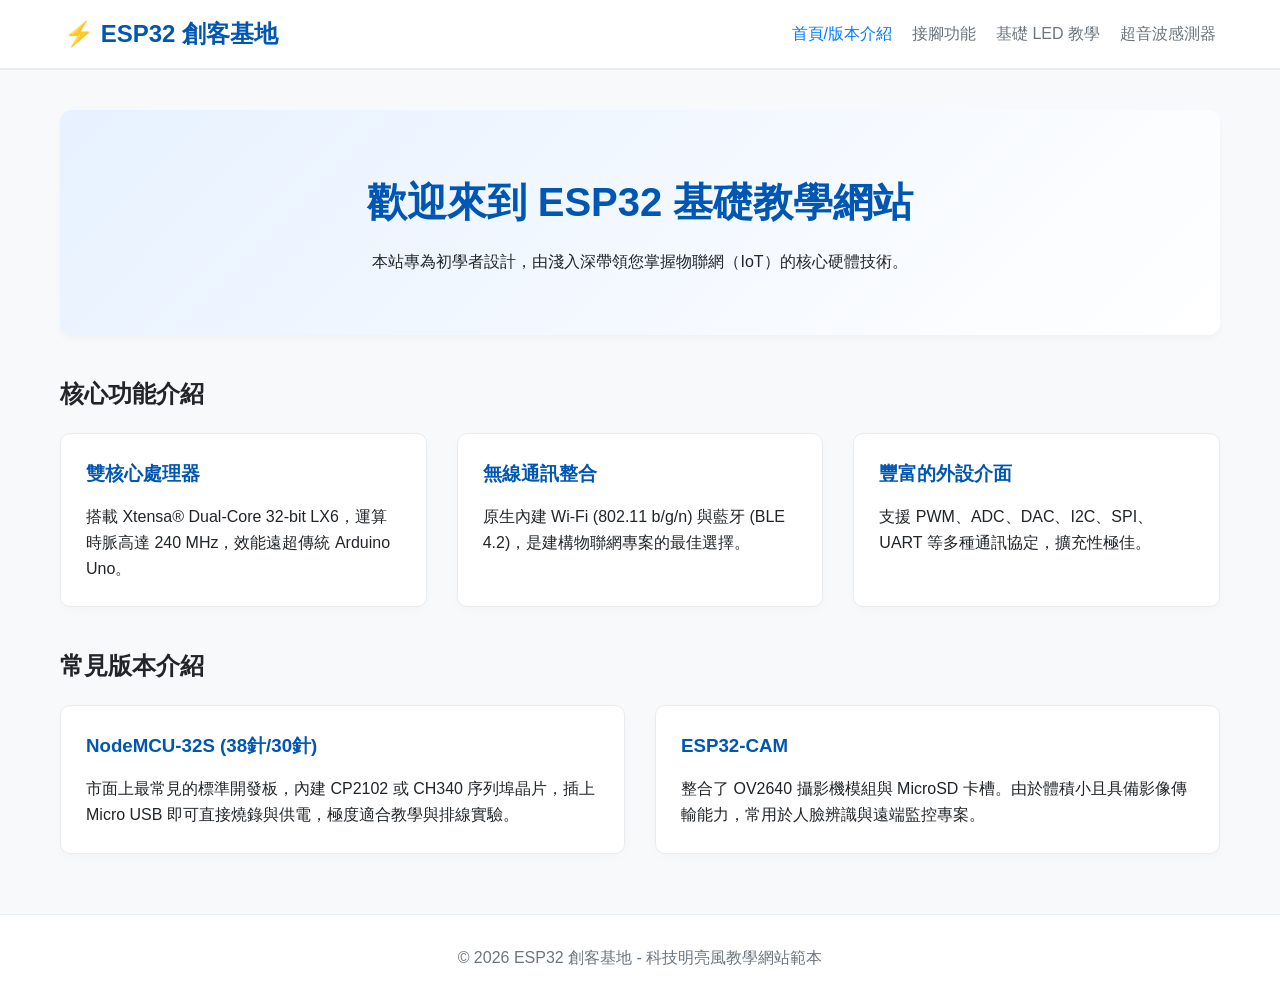
<file: index.html>
<!DOCTYPE html>
<html lang="zh-TW">
<head>
    <meta charset="UTF-8">
    <meta name="viewport" content="width=device-width, initial-scale=1.0">
    <title>ESP32 開發基礎教學網</title>
    <link rel="stylesheet" href="style.css">
</head>
<body>

    <nav>
        <div class="logo">⚡ ESP32 創客基地</div>
        <ul>
            <li><a href="index.html" class="active">首頁/版本介紹</a></li>
            <li><a href="pinout.html">接腳功能</a></li>
            <li><a href="module-led.html">基礎 LED 教學</a></li>
            <li><a href="module-ultrasonic.html">超音波感測器</a></li>
        </ul>
    </nav>

    <div class="container">
        <div class="hero">
            <h1>歡迎來到 ESP32 基礎教學網站</h1>
            <p>本站專為初學者設計，由淺入深帶領您掌握物聯網（IoT）的核心硬體技術。</p>
        </div>

        <section>
            <h2>核心功能介紹</h2>
            <div class="grid">
                <div class="card">
                    <h3>雙核心處理器</h3>
                    <p>搭載 Xtensa® Dual-Core 32-bit LX6，運算時脈高達 240 MHz，效能遠超傳統 Arduino Uno。</p>
                </div>
                <div class="card">
                    <h3>無線通訊整合</h3>
                    <p>原生內建 Wi-Fi (802.11 b/g/n) 與藍牙 (BLE 4.2)，是建構物聯網專案的最佳選擇。</p>
                </div>
                <div class="card">
                    <h3>豐富的外設介面</h3>
                    <p>支援 PWM、ADC、DAC、I2C、SPI、UART 等多種通訊協定，擴充性極佳。</p>
                </div>
            </div>
        </section>

        <section style="margin-top: 40px;">
            <h2>常見版本介紹</h2>
            <div class="grid">
                <div class="card">
                    <h3>NodeMCU-32S (38針/30針)</h3>
                    <p>市面上最常見的標準開發板，內建 CP2102 或 CH340 序列埠晶片，插上 Micro USB 即可直接燒錄與供電，極度適合教學與排線實驗。</p>
                </div>
                <div class="card">
                    <h3>ESP32-CAM</h3>
                    <p>整合了 OV2640 攝影機模組與 MicroSD 卡槽。由於體積小且具備影像傳輸能力，常用於人臉辨識與遠端監控專案。</p>
                </div>
            </div>
        </section>
    </div>

    <footer>
        <p>© 2026 ESP32 創客基地 - 科技明亮風教學網站範本</p>
    </footer>

</body>
</html>
</file>
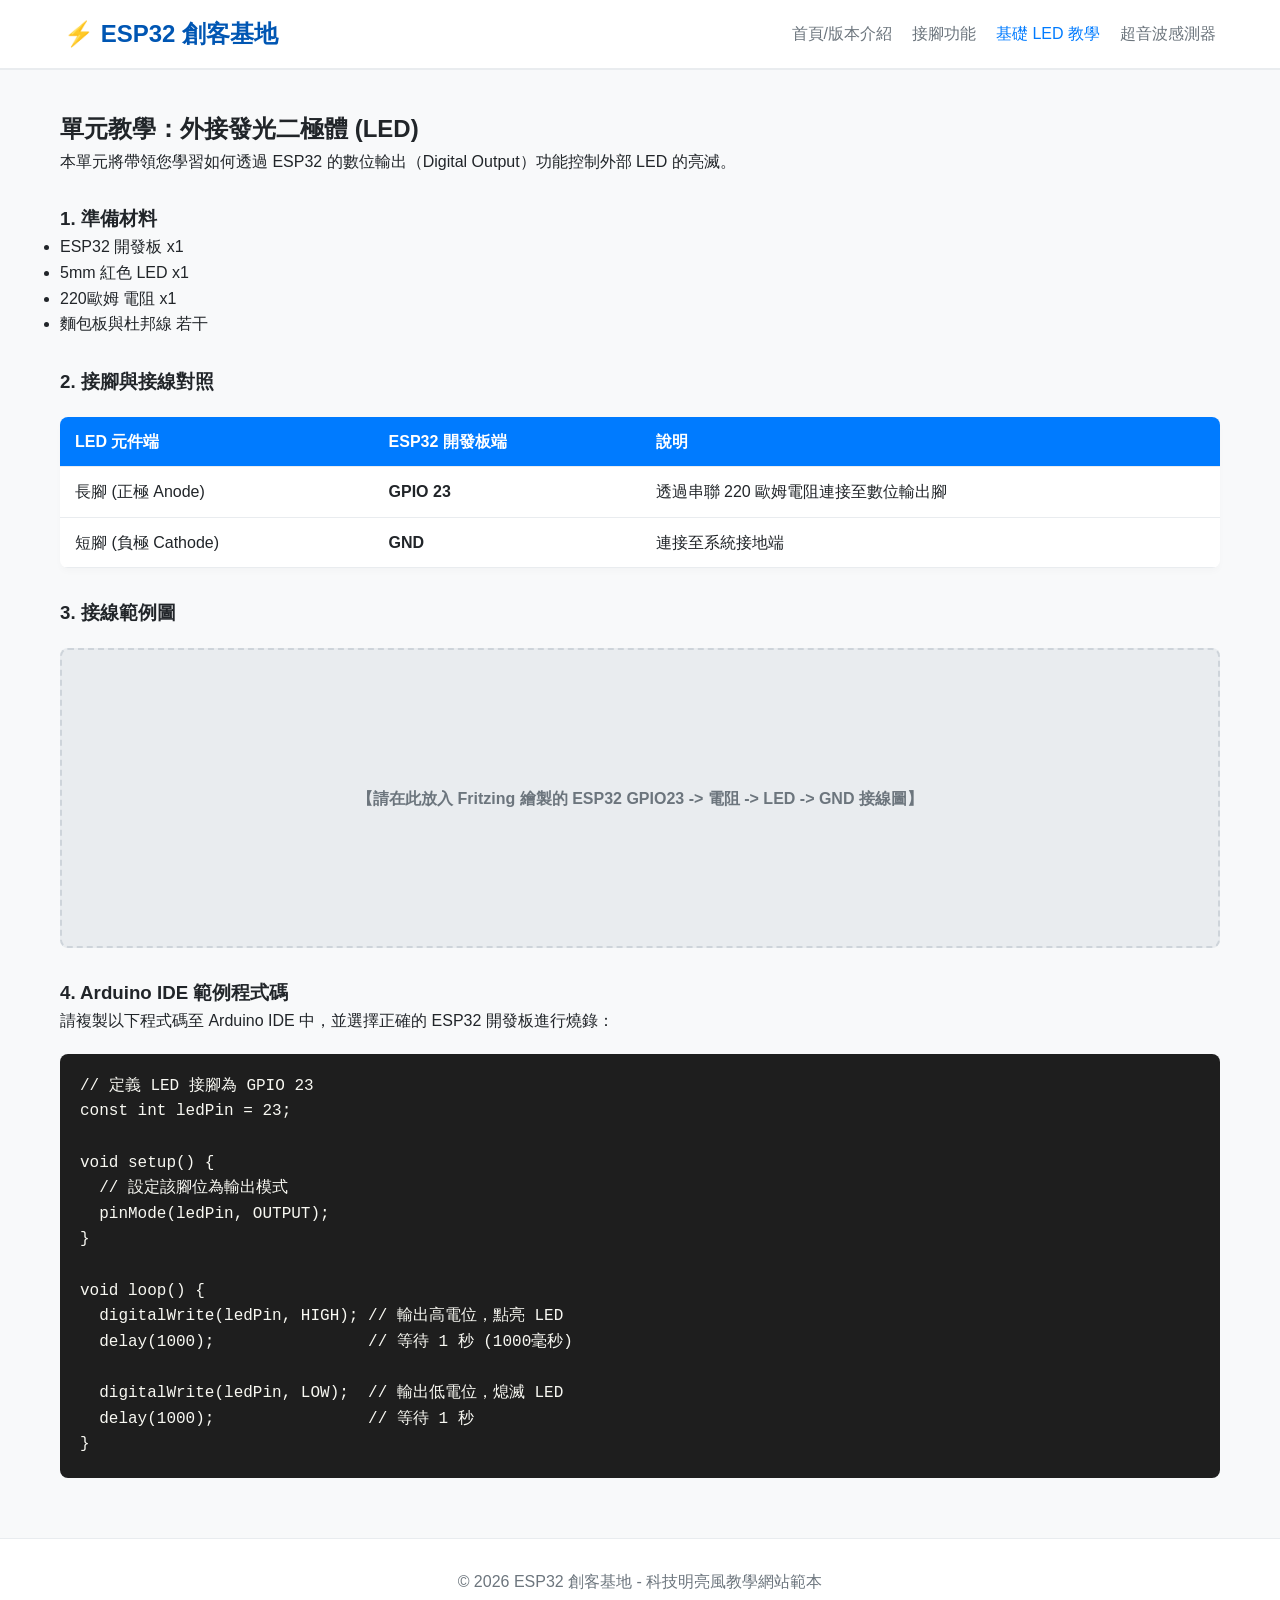
<file: module-led.html>
<!DOCTYPE html>
<html lang="zh-TW">
<head>
    <meta charset="UTF-8">
    <meta name="viewport" content="width=device-width, initial-scale=1.0">
    <title>外接元件：LED 閃爍與控制</title>
    <link rel="stylesheet" href="style.css">
</head>
<body>

    <nav>
        <div class="logo">⚡ ESP32 創客基地</div>
        <ul>
            <li><a href="index.html">首頁/版本介紹</a></li>
            <li><a href="pinout.html">接腳功能</a></li>
            <li><a href="module-led.html" class="active">基礎 LED 教學</a></li>
            <li><a href="module-ultrasonic.html">超音波感測器</a></li>
        </ul>
    </nav>

    <div class="container">
        <h2>單元教學：外接發光二極體 (LED)</h2>
        <p>本單元將帶領您學習如何透過 ESP32 的數位輸出（Digital Output）功能控制外部 LED 的亮滅。</p>

        <section style="margin-top: 30px;">
            <h3>1. 準備材料</h3>
            <ul>
                <li>ESP32 開發板 x1</li>
                <li>5mm 紅色 LED x1</li>
                <li>220歐姆 電阻 x1</li>
                <li>麵包板與杜邦線 若干</li>
            </ul>
        </section>

        <section style="margin-top: 30px;">
            <h3>2. 接腳與接線對照</h3>
            <table>
                <thead>
                    <tr>
                        <th>LED 元件端</th>
                        <th>ESP32 開發板端</th>
                        <th>說明</th>
                    </tr>
                </thead>
                <tbody>
                    <tr>
                        <td>長腳 (正極 Anode)</td>
                        <td><b>GPIO 23</b></td>
                        <td>透過串聯 220 歐姆電阻連接至數位輸出腳</td>
                    </tr>
                    <tr>
                        <td>短腳 (負極 Cathode)</td>
                        <td><b>GND</b></td>
                        <td>連接至系統接地端</td>
                    </tr>
                </tbody>
            </table>
        </section>

        <section style="margin-top: 30px;">
            <h3>3. 接線範例圖</h3>
            <div class="image-placeholder">
                【請在此放入 Fritzing 繪製的 ESP32 GPIO23 -> 電阻 -> LED -> GND 接線圖】
            </div>
        </section>

        <section style="margin-top: 30px;">
            <h3>4. Arduino IDE 範例程式碼</h3>
            <p>請複製以下程式碼至 Arduino IDE 中，並選擇正確的 ESP32 開發板進行燒錄：</p>
<pre>
// 定義 LED 接腳為 GPIO 23
const int ledPin = 23;

void setup() {
  // 設定該腳位為輸出模式
  pinMode(ledPin, OUTPUT);
}

void loop() {
  digitalWrite(ledPin, HIGH); // 輸出高電位，點亮 LED
  delay(1000);                // 等待 1 秒 (1000毫秒)
  
  digitalWrite(ledPin, LOW);  // 輸出低電位，熄滅 LED
  delay(1000);                // 等待 1 秒
}
</pre>
        </section>
    </div>

    <footer>
        <p>© 2026 ESP32 創客基地 - 科技明亮風教學網站範本</p>
    </footer>

</body>
</html>
</file>
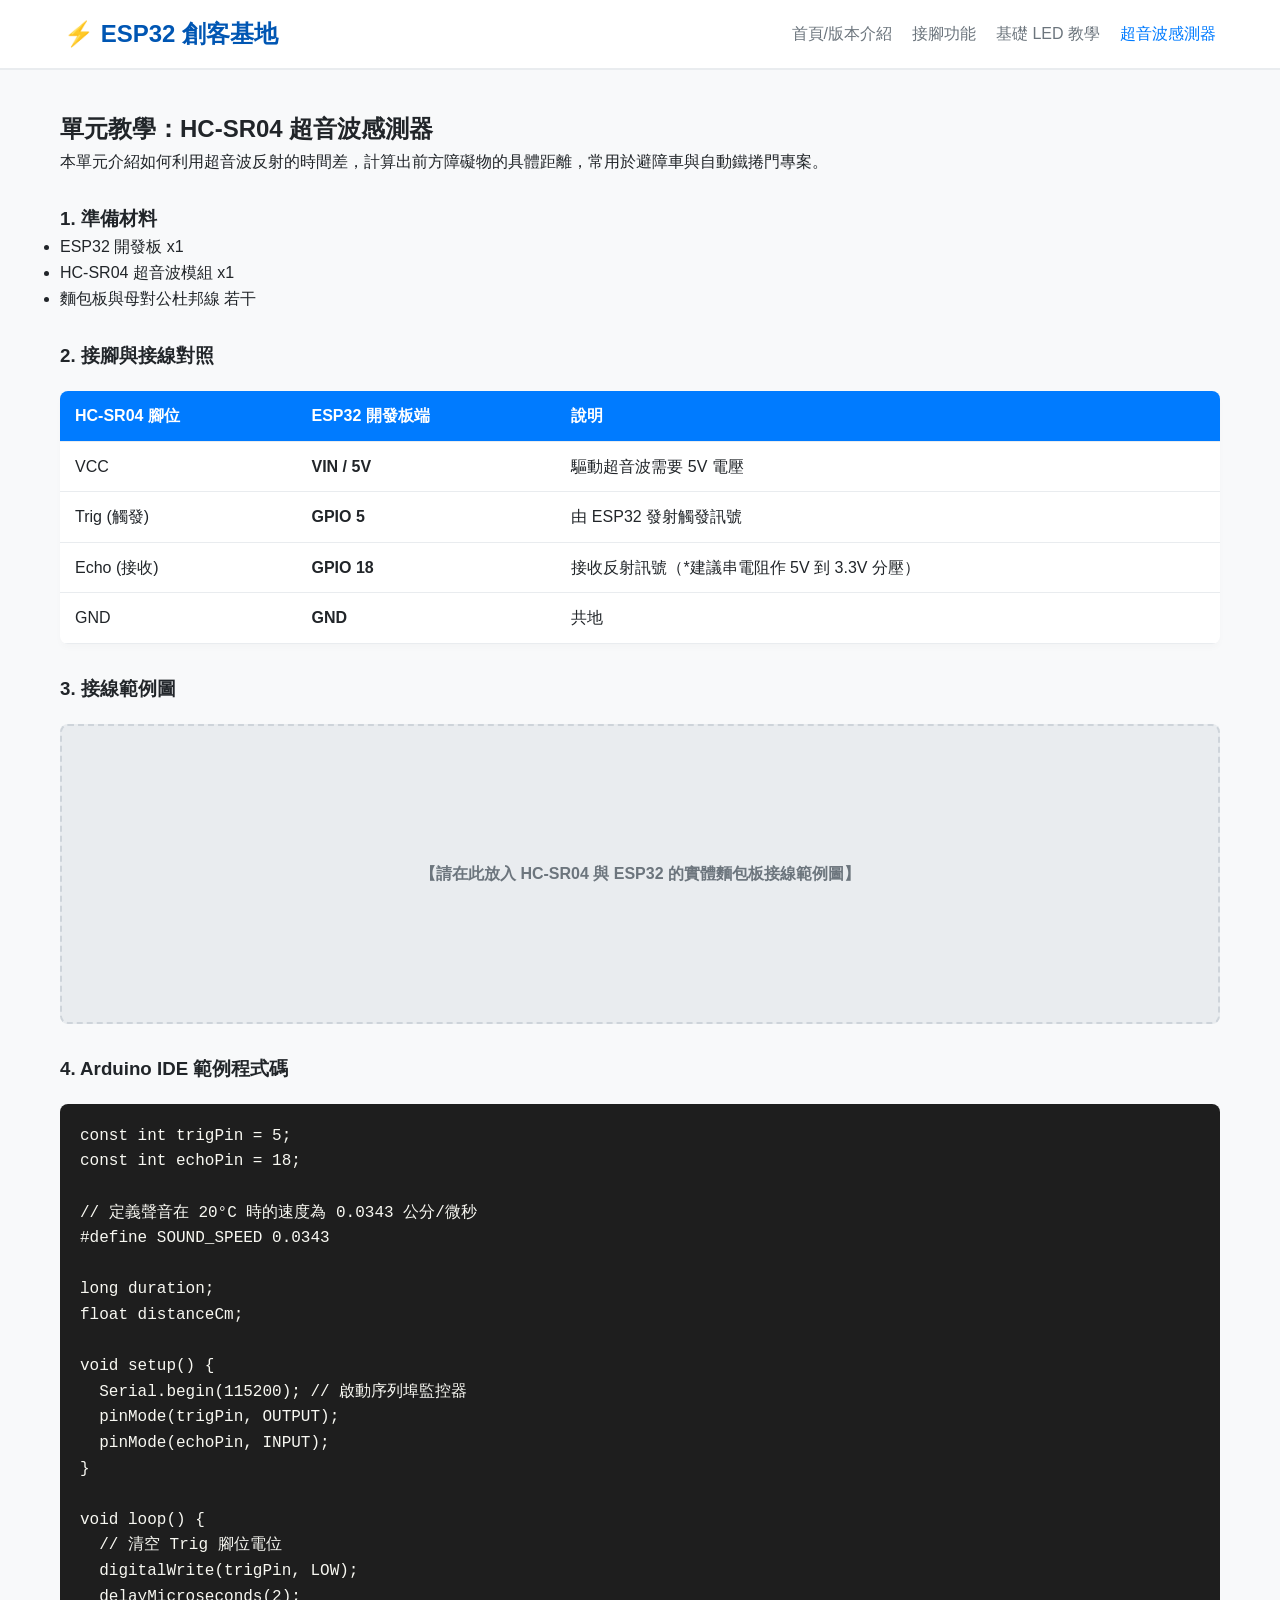
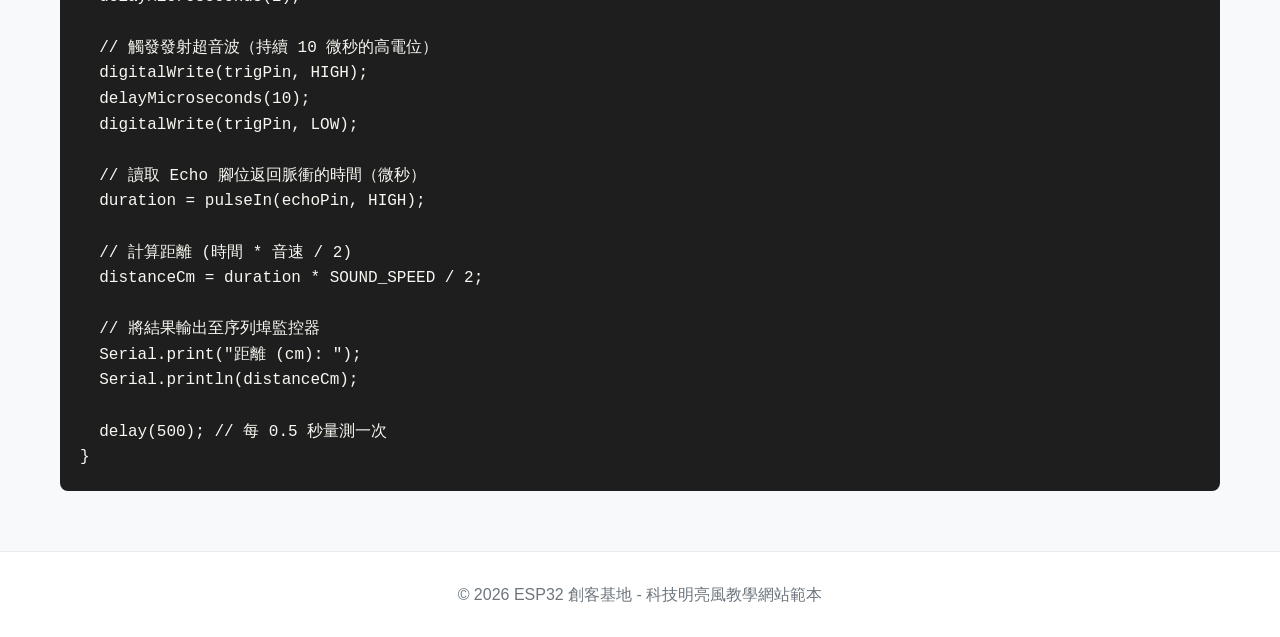
<file: module-ultrasonic.html>
<!DOCTYPE html>
<html lang="zh-TW">
<head>
    <meta charset="UTF-8">
    <meta name="viewport" content="width=device-width, initial-scale=1.0">
    <title>外接元件：HC-SR04 超音波測距感測器</title>
    <link rel="stylesheet" href="style.css">
</head>
<body>

    <nav>
        <div class="logo">⚡ ESP32 創客基地</div>
        <ul>
            <li><a href="index.html">首頁/版本介紹</a></li>
            <li><a href="pinout.html">接腳功能</a></li>
            <li><a href="module-led.html">基礎 LED 教學</a></li>
            <li><a href="module-ultrasonic.html" class="active">超音波感測器</a></li>
        </ul>
    </nav>

    <div class="container">
        <h2>單元教學：HC-SR04 超音波感測器</h2>
        <p>本單元介紹如何利用超音波反射的時間差，計算出前方障礙物的具體距離，常用於避障車與自動鐵捲門專案。</p>

        <section style="margin-top: 30px;">
            <h3>1. 準備材料</h3>
            <ul>
                <li>ESP32 開發板 x1</li>
                <li>HC-SR04 超音波模組 x1</li>
                <li>麵包板與母對公杜邦線 若干</li>
            </ul>
        </section>

        <section style="margin-top: 30px;">
            <h3>2. 接腳與接線對照</h3>
            <table>
                <thead>
                    <tr>
                        <th>HC-SR04 腳位</th>
                        <th>ESP32 開發板端</th>
                        <th>說明</th>
                    </tr>
                </thead>
                <tbody>
                    <tr>
                        <td>VCC</td>
                        <td><b>VIN / 5V</b></td>
                        <td>驅動超音波需要 5V 電壓</td>
                    </tr>
                    <tr>
                        <td>Trig (觸發)</td>
                        <td><b>GPIO 5</b></td>
                        <td>由 ESP32 發射觸發訊號</td>
                    </tr>
                    <tr>
                        <td>Echo (接收)</td>
                        <td><b>GPIO 18</b></td>
                        <td>接收反射訊號（*建議串電阻作 5V 到 3.3V 分壓）</td>
                    </tr>
                    <tr>
                        <td>GND</td>
                        <td><b>GND</b></td>
                        <td>共地</td>
                    </tr>
                </tbody>
            </table>
        </section>

        <section style="margin-top: 30px;">
            <h3>3. 接線範例圖</h3>
            <div class="image-placeholder">
                【請在此放入 HC-SR04 與 ESP32 的實體麵包板接線範例圖】
            </div>
        </section>

        <section style="margin-top: 30px;">
            <h3>4. Arduino IDE 範例程式碼</h3>
<pre>
const int trigPin = 5;
const int echoPin = 18;

// 定義聲音在 20°C 時的速度為 0.0343 公分/微秒
#define SOUND_SPEED 0.0343

long duration;
float distanceCm;

void setup() {
  Serial.begin(115200); // 啟動序列埠監控器
  pinMode(trigPin, OUTPUT); 
  pinMode(echoPin, INPUT);  
}

void loop() {
  // 清空 Trig 腳位電位
  digitalWrite(trigPin, LOW);
  delayMicroseconds(2);
  
  // 觸發發射超音波（持續 10 微秒的高電位）
  digitalWrite(trigPin, HIGH);
  delayMicroseconds(10);
  digitalWrite(trigPin, LOW);
  
  // 讀取 Echo 腳位返回脈衝的時間（微秒）
  duration = pulseIn(echoPin, HIGH);
  
  // 計算距離 (時間 * 音速 / 2)
  distanceCm = duration * SOUND_SPEED / 2;
  
  // 將結果輸出至序列埠監控器
  Serial.print("距離 (cm): ");
  Serial.println(distanceCm);
  
  delay(500); // 每 0.5 秒量測一次
}
</pre>
        </section>
    </div>

    <footer>
        <p>© 2026 ESP32 創客基地 - 科技明亮風教學網站範本</p>
    </footer>

</body>
</html>
</file>
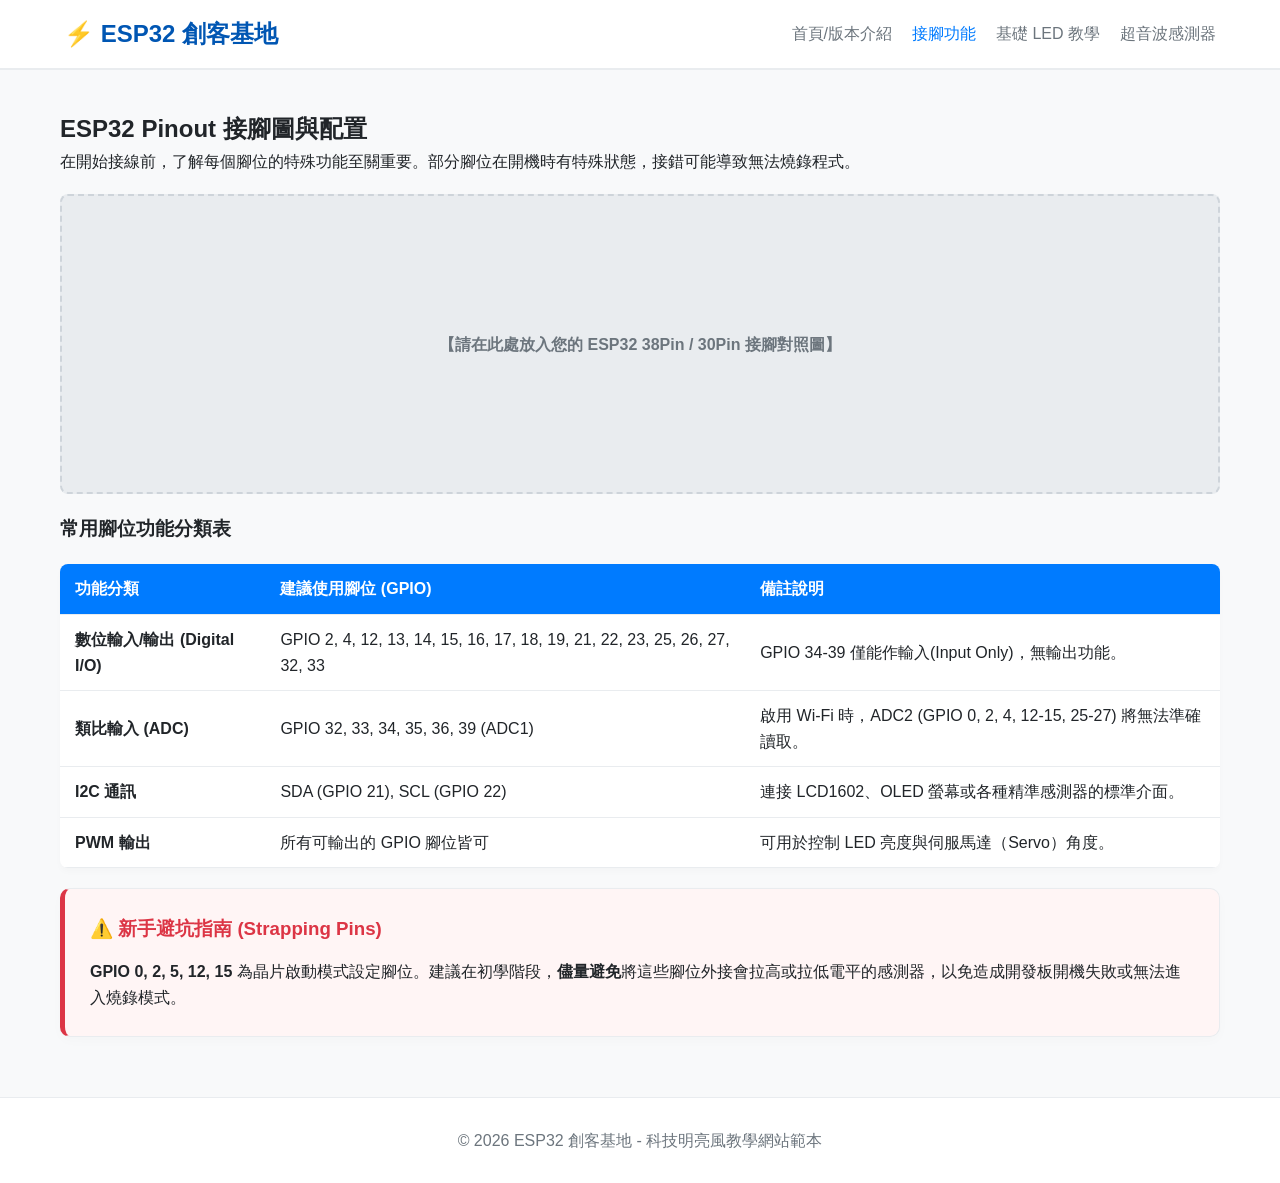
<file: pinout.html>
<!DOCTYPE html>
<html lang="zh-TW">
<head>
    <meta charset="UTF-8">
    <meta name="viewport" content="width=device-width, initial-scale=1.0">
    <title>ESP32 接腳配置與功能說明</title>
    <link rel="stylesheet" href="style.css">
</head>
<body>

    <nav>
        <div class="logo">⚡ ESP32 創客基地</div>
        <ul>
            <li><a href="index.html">首頁/版本介紹</a></li>
            <li><a href="pinout.html" class="active">接腳功能</a></li>
            <li><a href="module-led.html">基礎 LED 教學</a></li>
            <li><a href="module-ultrasonic.html">超音波感測器</a></li>
        </ul>
    </nav>

    <div class="container">
        <h2>ESP32 Pinout 接腳圖與配置</h2>
        <p>在開始接線前，了解每個腳位的特殊功能至關重要。部分腳位在開機時有特殊狀態，接錯可能導致無法燒錄程式。</p>
        
        <div class="image-placeholder">
            【請在此處放入您的 ESP32 38Pin / 30Pin 接腳對照圖】
        </div>

        <h3>常用腳位功能分類表</h3>
        <table>
            <thead>
                <tr>
                    <th>功能分類</th>
                    <th>建議使用腳位 (GPIO)</th>
                    <th>備註說明</th>
                </tr>
            </thead>
            <tbody>
                <tr>
                    <td><b>數位輸入/輸出 (Digital I/O)</b></td>
                    <td>GPIO 2, 4, 12, 13, 14, 15, 16, 17, 18, 19, 21, 22, 23, 25, 26, 27, 32, 33</td>
                    <td>GPIO 34-39 僅能作輸入(Input Only)，無輸出功能。</td>
                </tr>
                <tr>
                    <td><b>類比輸入 (ADC)</b></td>
                    <td>GPIO 32, 33, 34, 35, 36, 39 (ADC1)</td>
                    <td>啟用 Wi-Fi 時，ADC2 (GPIO 0, 2, 4, 12-15, 25-27) 將無法準確讀取。</td>
                </tr>
                <tr>
                    <td><b>I2C 通訊</b></td>
                    <td>SDA (GPIO 21), SCL (GPIO 22)</td>
                    <td>連接 LCD1602、OLED 螢幕或各種精準感測器的標準介面。</td>
                </tr>
                <tr>
                    <td><b>PWM 輸出</b></td>
                    <td>所有可輸出的 GPIO 腳位皆可</td>
                    <td>可用於控制 LED 亮度與伺服馬達（Servo）角度。</td>
                </tr>
            </tbody>
        </table>

        <div class="card" style="border-left: 5px solid #dc3545; background-color: #fff5f5;">
            <h3 style="color: #dc3545;">⚠️ 新手避坑指南 (Strapping Pins)</h3>
            <p><b>GPIO 0, 2, 5, 12, 15</b> 為晶片啟動模式設定腳位。建議在初學階段，<b>儘量避免</b>將這些腳位外接會拉高或拉低電平的感測器，以免造成開發板開機失敗或無法進入燒錄模式。</p>
        </div>
    </div>

    <footer>
        <p>© 2026 ESP32 創客基地 - 科技明亮風教學網站範本</p>
    </footer>

</body>
</html>
</file>
<file: style.css>
/* 全域設定 */
:root {
    --bg-color: #f8f9fa;
    --card-bg: #ffffff;
    --text-primary: #212529;
    --text-secondary: #6c757d;
    --primary-color: #0056b3;
    --accent-color: #007bff;
    --success-color: #28a745;
    --border-color: #e9ecef;
    --code-bg: #1e1e1e;
}

* {
    box-sizing: border-box;
    margin: 0;
    padding: 0;
    font-family: 'Segoe UI', Tahoma, Geneva, Verdana, sans-serif;
}

body {
    background-color: var(--bg-color);
    color: var(--text-primary);
    line-height: 1.6;
}

/* 響應式導覽列 */
nav {
    background-color: var(--card-bg);
    border-bottom: 2px solid var(--border-color);
    position: sticky;
    top: 0;
    z-index: 1000;
    display: flex;
    justify-content: space-between;
    align-items: center;
    padding: 15px 5%;
}

nav .logo {
    font-size: 1.5rem;
    font-weight: bold;
    color: var(--primary-color);
}

nav ul {
    display: flex;
    list-style: none;
}

nav ul li {
    margin-left: 20px;
}

nav ul li a {
    text-decoration: none;
    color: var(--text-secondary);
    font-weight: 500;
    transition: color 0.3s;
}

nav ul li a:hover, nav ul li a.active {
    color: var(--accent-color);
}

/* 主體佈局 */
.container {
    max-width: 1200px;
    margin: 40px auto;
    padding: 0 20px;
}

/* 頁首橫幅 */
.hero {
    text-align: center;
    padding: 60px 20px;
    background: linear-gradient(135deg, #e7f1ff 0%, #ffffff 100%);
    border-radius: 12px;
    margin-bottom: 40px;
    box-shadow: 0 4px 6px rgba(0,0,0,0.03);
}

.hero h1 {
    color: var(--primary-color);
    font-size: 2.5rem;
    margin-bottom: 15px;
}

/* 資訊卡片 */
.grid {
    display: grid;
    grid-template-columns: repeat(auto-fit, minmax(300px, 1fr));
    gap: 30px;
    margin-top: 20px;
}

.card {
    background-color: var(--card-bg);
    border: 1px solid var(--border-color);
    border-radius: 10px;
    padding: 25px;
    box-shadow: 0 4px 12px rgba(0,0,0,0.02);
    transition: transform 0.3s, box-shadow 0.3s;
}

.card:hover {
    transform: translateY(-5px);
    box-shadow: 0 12px 20px rgba(0,123,255,0.1);
}

.card h3 {
    color: var(--primary-color);
    margin-bottom: 15px;
}

/* 表格樣式 */
table {
    width: 100%;
    border-collapse: collapse;
    margin: 20px 0;
    background-color: var(--card-bg);
    border-radius: 8px;
    overflow: hidden;
    box-shadow: 0 4px 6px rgba(0,0,0,0.02);
}

th, td {
    padding: 12px 15px;
    text-align: left;
    border-bottom: 1px solid var(--border-color);
}

th {
    background-color: var(--accent-color);
    color: white;
}

tr:hover {
    background-color: #f1f7ff;
}

/* 程式碼區塊 */
pre {
    background-color: var(--code-bg);
    color: #f8f8f2;
    padding: 20px;
    border-radius: 8px;
    overflow-x: auto;
    margin: 20px 0;
    font-family: 'Courier New', Courier, monospace;
}

/* 示意圖佔位區 */
.image-placeholder {
    background-color: #e9ecef;
    border: 2px dashed #ced4da;
    border-radius: 8px;
    height: 300px;
    display: flex;
    justify-content: center;
    align-items: center;
    color: var(--text-secondary);
    margin: 20px 0;
    font-weight: bold;
}

/* 頁尾 */
footer {
    text-align: center;
    padding: 30px;
    color: var(--text-secondary);
    border-top: 1px solid var(--border-color);
    background-color: var(--card-bg);
    margin-top: 60px;
}
</file>
